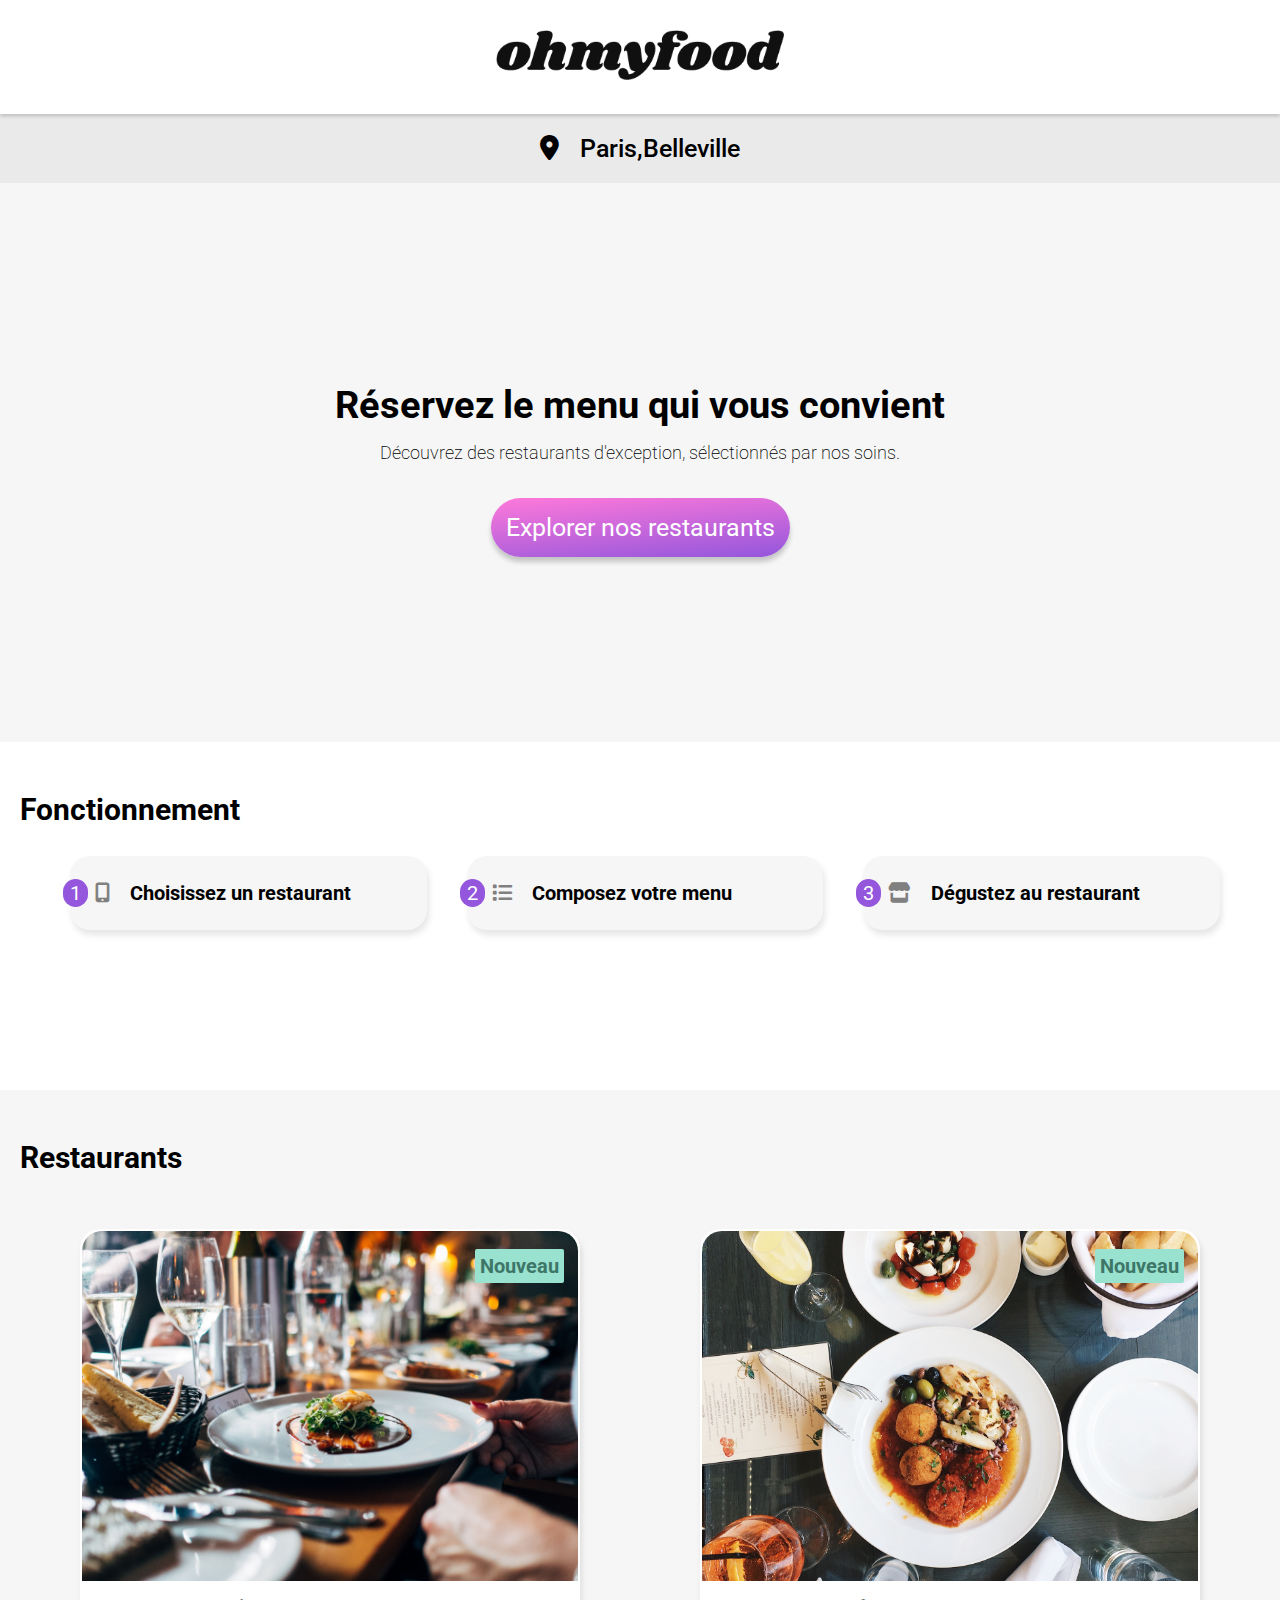
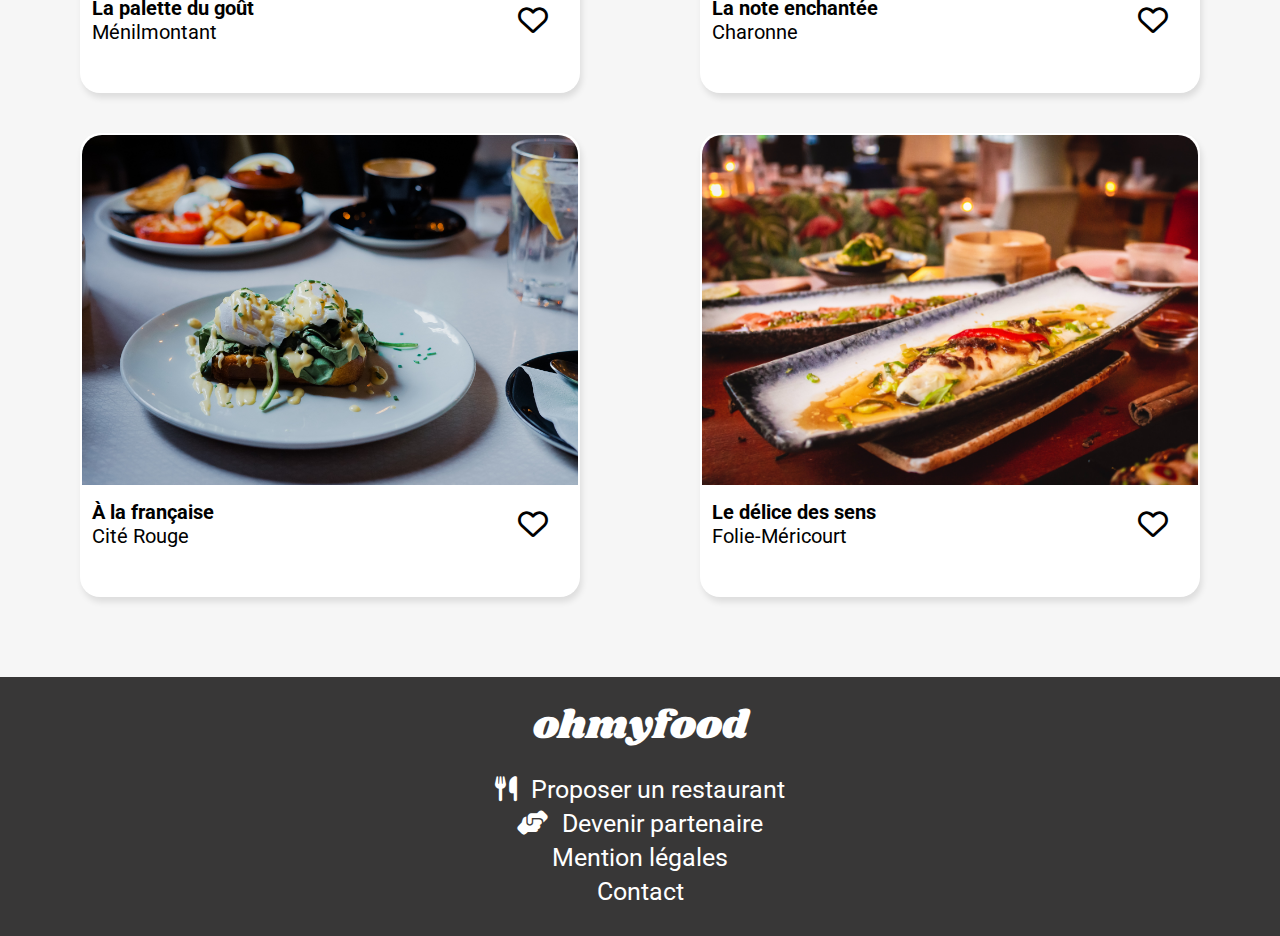
<file: index.html>
<!DOCTYPE html>
<html lang="fr">
  <head>
    <meta charset="UTF-8" />
    <link rel="stylesheet" href="css/main.css">
    <link
      rel="stylesheet"
      href="https://cdnjs.cloudflare.com/ajax/libs/font-awesome/6.2.0/css/all.min.css"
    />
    <link rel="preconnect" href="https://fonts.googleapis.com">
    <link rel="preconnect" href="https://fonts.gstatic.com" crossorigin>
    <link href="https://fonts.googleapis.com/css2?family=Raleway:wght@900&family=Roboto:wght@300;400;500;700;900&display=swap" rel="stylesheet">  
    <link rel="preconnect" href="https://fonts.googleapis.com">
<link rel="preconnect" href="https://fonts.gstatic.com" crossorigin>
<link href="https://fonts.googleapis.com/css2?family=Shrikhand&family=Signika+Negative:wght@500&display=swap" rel="stylesheet">
    <meta name="viewport" content="width=device-width, initial-scale=1.0">

    <title>OhMyFood</title>
  </head>

  <body class="ensembleIndex">


    <div class="loader">
      <span>o</span>
      <span>h</span>
      <span>m</span>
      <span>y</span>
      <span>f</span>
      <span>o</span>
      <span>o</span>
      <span>d</span>
    </div>


    <header>
      <div class="headerContent">
        <div class="logo">
          <img src="css/images/logo/ohmyfood.png" alt="logo de OhMyFood">
        </div>
    </div>
</header>

<main>
  <section>
    <div class="underHeader">
      <div class="location">
          <p><i class="fa fa-location-dot"></i> Paris,Belleville</p>
        </div>

        <div class="description background--grey">
          <h2>Réservez le menu qui vous convient</h2>
          <p>
            Découvrez des restaurants d'exception, sélectionnés par nos soins.
          </p>
          <div class="button1">
          <a href="#" class="buttonExplore">Explorer nos restaurants</a>
        </div>
        </div>
    </div>

  </section>
      
    
    <section>
      <div class="sectionContent1">
        <div class="titleFonctionnement">
          <h3>Fonctionnement</h3>
        </div>
        <nav class="fonctionnementList">
            
          <ul class="ensembleFonctionnement">
            <li>
                
              <a href="#"
                ><i class="fa-solid fa-mobile-screen-button"></i> Choisissez un
                restaurant</a
              >
            </li>
            <li>
              <a href="#"
                ><i class="fa-solid fa-list"></i> Composez votre menu</a
              >
            </li>
            <li>
              <a href="#"
                ><i class="fa-solid fa-store"></i> Dégustez au restaurant</a
              >
            </li>
          </ul>
        
        </nav>
      </div>
    </section>

    <section>
      <div class="sectionContent2 background--grey">
        <div class="titleRestaurants">
          <h3>Restaurants</h3>
        </div>

        <div class="restaurantList">
           
          <article class="card">
            <a href="palettedugout.html">
              <div class="imgCard1"></div>
              <span class="new">Nouveau</span>
              <div class="container">
                <div class="descriptionCard">
                <h4>La palette du goût</h4>
                <p>Ménilmontant</p>
            </div>
                <div class="heartIcon">
                  <i class="fa-regular fa-heart"></i>
                  <i class="fa-solid fa-heart"></i> 
                </div>
              </div>
            </a>
          </article>
        
        
        
          <article class="card">
             <a href="noteenchantee.html">
              <div class="imgCard2"></div>
              <span class="new">Nouveau</span>
              
              <div class="container">
                <div class="descriptionCard">
                <h4>La note enchantée</h4>
                <p>Charonne</p>
            </div>
                <div class="heartIcon">
                  <i class="fa-regular fa-heart"></i>
                  <i class="fa-solid fa-heart"></i>      
                </div>
              </div>
             </a>
          </article>
       
        
        
          <article class="card ">
            <a href="alafrancaise.html">
              <div class="imgCard3"></div>

              <div class="container">
                <div class="descriptionCard">
                <h4>À la française</h4>
                <p>Cité Rouge</p>
            </div>
            <div class="heartIcon">
                <i class="fa-regular fa-heart"></i>
                <i class="fa-solid fa-heart"></i> 
            </div>
              </div>
            </a>
          </article>
        
        
        
          <article class="card">
            <a href="delicedessens.html">
              <div class="imgCard4"></div>

              <div class="container">
                <div class="descriptionCard">
                <h4>Le délice des sens</h4>
                <p>Folie-Méricourt</p>
            </div>
                <div class="heartIcon">
                  <i class="fa-regular fa-heart"></i>
                  <i class="fa-solid fa-heart"></i> 
                </div>
              </div>
            </a>
          </article>
        </div>
      </div>
    </section>
</main>
    <footer>
        <div class="footerContent">
        <div class="logoFooter">
            <p>ohmyfood</p>
        </div>
        <div class="footerNav">
            <nav>
                <ul>
                    <li><a href="#"><i class="fa-solid fa-utensils"></i> Proposer un restaurant</a> </li>
                    <li><a href="#"><i class="fa-solid fa-handshake-angle"></i> Devenir partenaire</a> </li>
                    <li><a href="#">Mention légales</a> </li>
                    <li><a href="mailto:kelianhalleray@gmail.com">Contact</a> </li>
                </ul>

            </nav>
        </div>
    </div>
    </footer>
  </body>
</html>
</file>
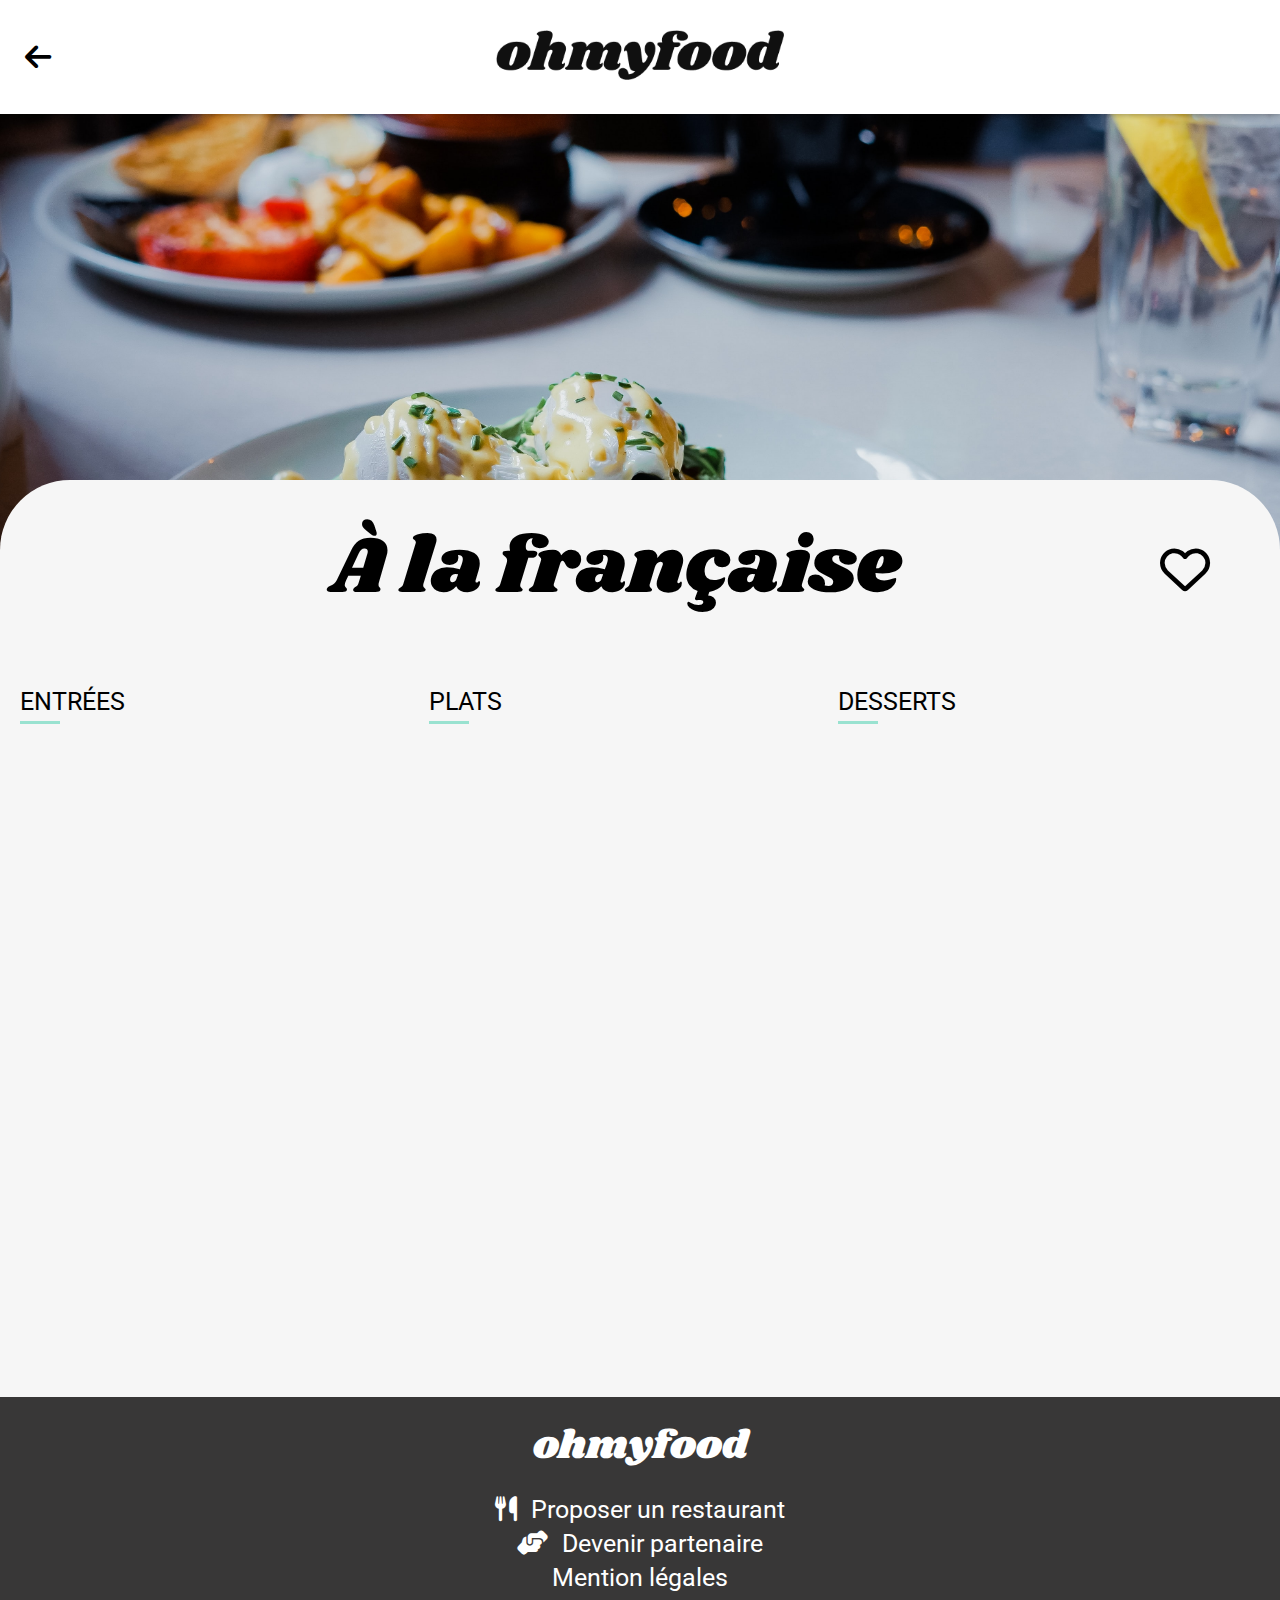
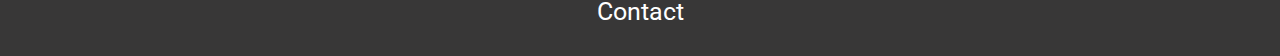
<file: alafrancaise.html>
<!DOCTYPE html>
<html lang="fr">
  <head>
    <meta charset="UTF-8">
    <link rel="stylesheet" href="css/main.css">
    <link
      rel="stylesheet"
      href="https://cdnjs.cloudflare.com/ajax/libs/font-awesome/6.2.0/css/all.min.css"
    >
    <link rel="preconnect" href="https://fonts.googleapis.com">
    <link rel="preconnect" href="https://fonts.gstatic.com" crossorigin>
    <link
      href="https://fonts.googleapis.com/css2?family=Raleway:wght@900&family=Roboto:wght@300;400;500;700;900&display=swap"
      rel="stylesheet"
    >
    <link rel="preconnect" href="https://fonts.googleapis.com">
    <link rel="preconnect" href="https://fonts.gstatic.com" crossorigin>
    <link
      href="https://fonts.googleapis.com/css2?family=Shrikhand&family=Signika+Negative:wght@500&display=swap"
      rel="stylesheet"
    >
    <meta name="viewport" content="width=device-width, initial-scale=1.0">

    <title>OhMyFood</title>
  </head>

  <body>
    <header>
      <div class="headerMenu">
        <div class="iconBack">
          <a href="index.html"><i class="fa-solid fa-arrow-left"></i></a>
        </div>
        <div class="logo">
          <img src="css/images/logo/ohmyfood.png" alt="logo de OhMyFood">
        </div>
      </div>
    </header>

  <div class="sectionBackgroundMenu3"></div>

  <main class="all">
      

    <section>
      <div class="header__section">
        <div class="titleMenu1">
          <h6>À la française</h6>
          <div class="heartIcon">
            <i class="fa-regular fa-heart"></i>
            <i class="fa-solid fa-heart"></i> 
          </div>
        </div>
      </div>
    </section>

    <div class="threeMenu">
      <section class="menu">

        <div class="card_reunite">
        <div class="firstMenu">
          <h5>Entrées</h5>
        </div>

        
          <a href="#">
            <article class="card__menu">
              <div class="container2">
                  <div class="menu__description">
                  <h4>Tartare de poulpe acidulé</h4>
                  <p class="menutext__wrap">Aux zestes d'orange</p>
                </div>
                  <p class="menu__price">25€</p> 
              </div>

              <div class="check">
                <i class="fa-solid fa-circle-check"></i>
              </div>

            </article>
            
          </a>

          <a href="#">
            <article class="card__menu">
              <div class="container2">
                
                <div class="menu__description">
                  <h4>Velouté de légumes d'antan</h4>
                  <p class="menutext__wrap">Carotte, panais, topinambour</p>    
                </div>
                <p class="menu__price">35€</p>
              </div>
              <div class="check">
                <i class="fa-solid fa-circle-check"></i>
              </div>

            </article>
          </a>
      <a href="#">
          <article class="card__menu">
            
              <div class="container2">
                
                <div class="menu__description">
                  <h4>Soupe à l'oignon</h4>
                  <p class="menutext__wrap">
                    Revisitée
                  </p>
                  
                </div>
                <p class="menu__price">20€</p>
              </div>
              <div class="check">
                <i class="fa-solid fa-circle-check"></i>
              </div>
          </article>
        </a>
        </div>

        <div class="card_reunite">
        <div class="firstMenu">
          <h5>Plats</h5>
        </div>

        
          <a href="#">
            <article class="card__menu">
              <div class="container2">
                
                <div class="menu__description">
                  <h4>Coquilles Saint-Jacques</h4>
                    <p class="menutext__wrap">
                      Accompagnées d'une purée de panais
                    </p>
                  </div>
                    <p class="menu__price">40€</p> 
              </div>
              <div class="check">
                <i class="fa-solid fa-circle-check"></i>
              </div>
            </article>
          </a>

          <a href="#">
            <article class="card__menu">
              <div class="container2">
                
                <div class="menu__description">
                  <h4>Magret de canard</h4>
                  <p class="menutext__wrap">
                    Et parmentier de pommes de terre
                  </p>
                  
                </div>
                <p class="menu__price">35€</p>
              </div>
              <div class="check">
                <i class="fa-solid fa-circle-check"></i>
              </div>
            </article>
          </a>
          <a href="#">
          <article class="card__menu">
            
              <div class="container2">
                
                <div class="menu__description">
                  <h4>Pigeonneau d’Ille-et-Vilaine</h4>
                  <p class="menutext__wrap">Sur son lit de gnocchis aux légumes</p>
                  
                </div>
                <p class="menu__price">44€</p>
              </div>
              <div class="check">
                <i class="fa-solid fa-circle-check"></i>
              </div>
            
          </article>
        </a>
        </div> 

        <div class="card_reunite">
        <div class="firstMenu">
          <h5>Desserts</h5>
        </div>

        
          <a href="#">
            <article class="card__menu">
              <div class="container2">
                
                <div class="menu__description">
                  <h4>Pétales de violettes glacés</h4>
                  <p class="menutext__wrap">
                    Et purée de noisettes
                  </p>
                  
                </div>
                <p class="menu__price">18€</p>
              </div>
              <div class="check">
                <i class="fa-solid fa-circle-check"></i>
              </div>
            </article>
          </a>

          <a href="#">
            <article class="card__menu">
              <div class="container2">
                
                <div class="menu__description">
                  <h4>Fondant au chocolat</h4>
                  <p class="menutext__wrap">
                    Revisité
                  </p>
                  
                </div>
                <p class="menu__price">22€</p>
              </div>
              <div class="check">
                <i class="fa-solid fa-circle-check"></i>
              </div>
            </article>
          </a>
          <a href="#">
          <article class="card__menu">
              <div class="container2">
                
                <div class="menu__description">
                  <h4>Millefeuille croustillant</h4>
                  <p class="menutext__wrap">Myrtilles et pâte d’amande</p>
                  
                </div>
                <p class="menu__price">23€</p>
              </div>
              <div class="check">
                <i class="fa-solid fa-circle-check"></i>
              </div>
            
          </article>
        </a>
        </div>
        
      </section>
    
      <div class="button2">
        <a href="#" class="buttonCommand">Commander</a>
      </div>
</div>
  


  <footer>
    <div class="footerContent">
      <div class="logoFooter">
          <p>ohmyfood</p>
      </div>
      <div class="footerNav">
          <nav>
              <ul>
                  <li><a href="#"><i class="fa-solid fa-utensils"></i> Proposer un restaurant</a> </li>
                  <li><a href="#"><i class="fa-solid fa-handshake-angle"></i> Devenir partenaire</a> </li>
                  <li><a href="#">Mention légales</a> </li>
                  <li><a href="mailto:kelianhalleray@gmail.com">Contact</a> </li>
              </ul>

          </nav>
      </div>
  </div>
  </footer>
</main>
    
  </body>
</html>
</file>
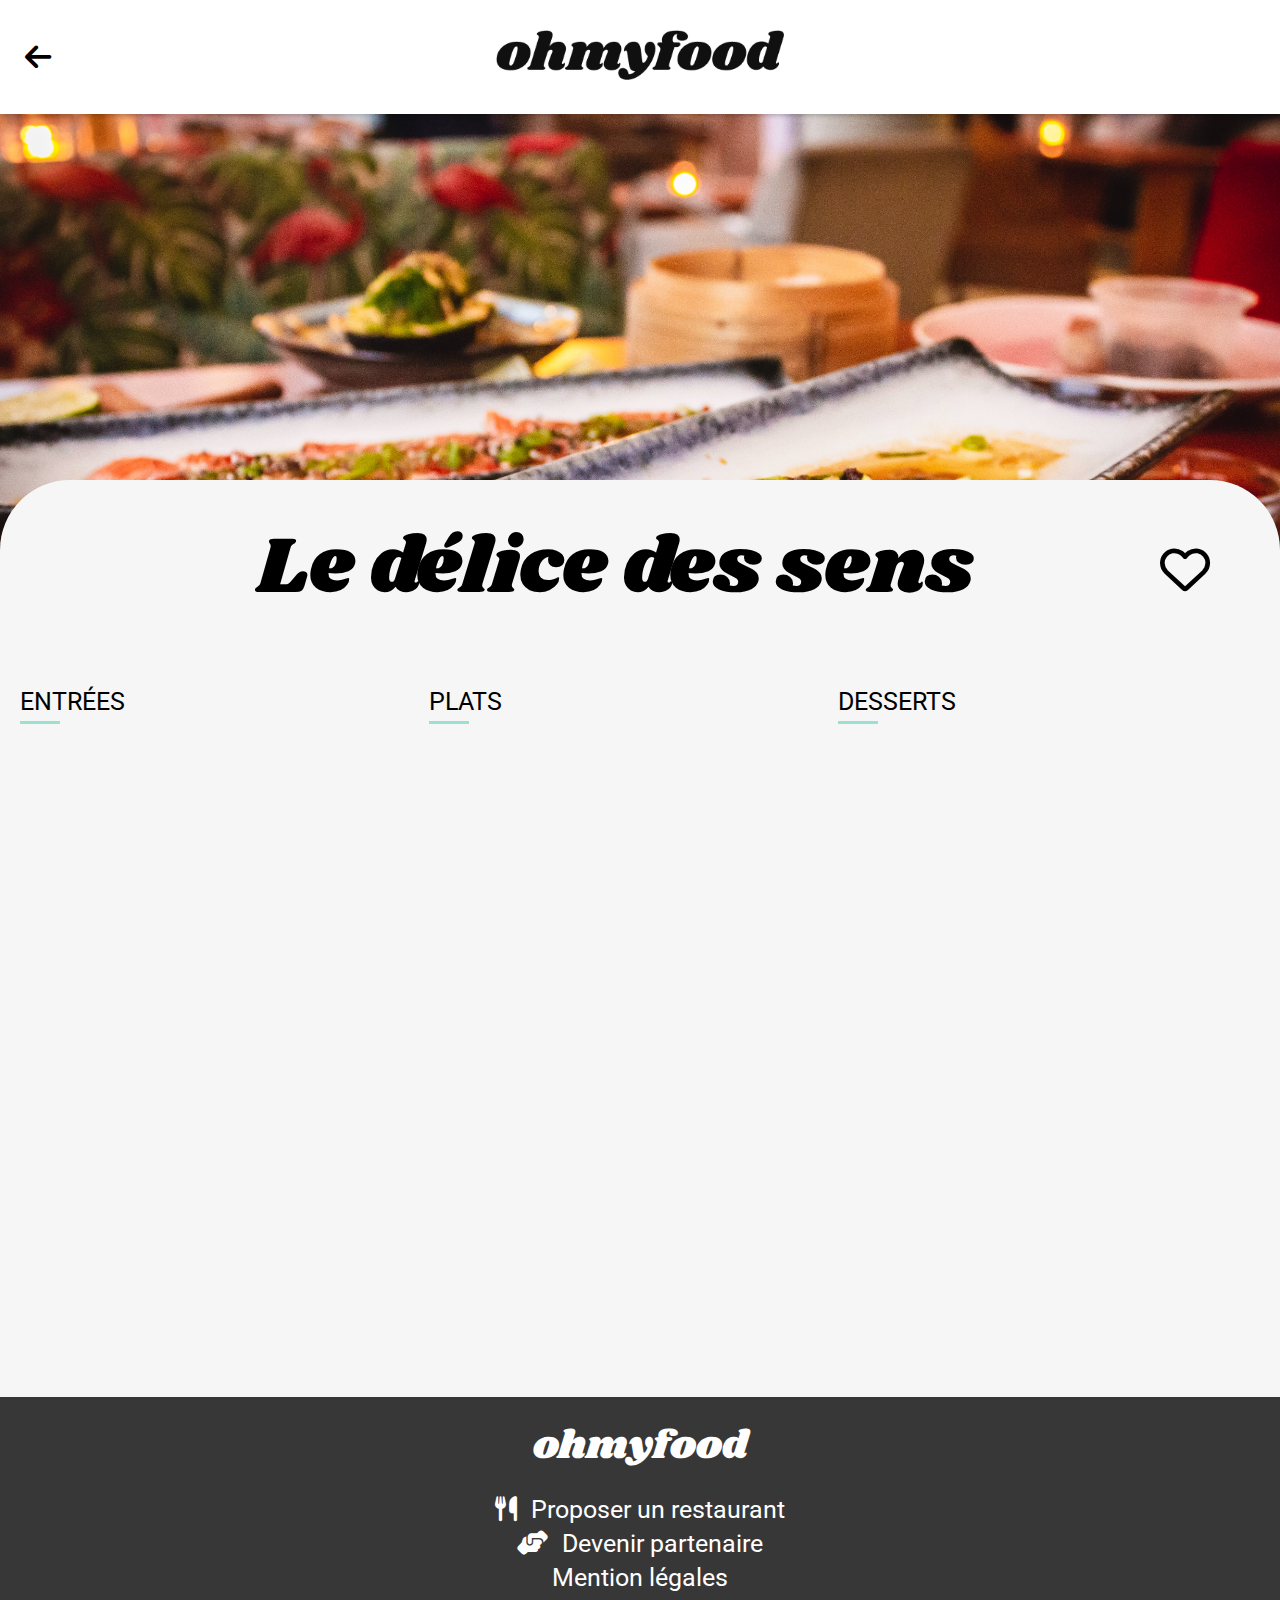
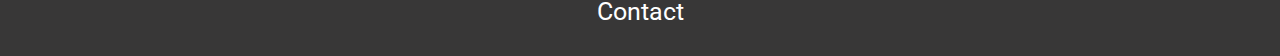
<file: delicedessens.html>
<!DOCTYPE html>
<html lang="fr">
  <head>
    <meta charset="UTF-8">
    <link rel="stylesheet" href="css/main.css">
    <link
      rel="stylesheet"
      href="https://cdnjs.cloudflare.com/ajax/libs/font-awesome/6.2.0/css/all.min.css"
    >
    <link rel="preconnect" href="https://fonts.googleapis.com">
    <link rel="preconnect" href="https://fonts.gstatic.com" crossorigin>
    <link
      href="https://fonts.googleapis.com/css2?family=Raleway:wght@900&family=Roboto:wght@300;400;500;700;900&display=swap"
      rel="stylesheet"
    >
    <link rel="preconnect" href="https://fonts.googleapis.com">
    <link rel="preconnect" href="https://fonts.gstatic.com" crossorigin>
    <link
      href="https://fonts.googleapis.com/css2?family=Shrikhand&family=Signika+Negative:wght@500&display=swap"
      rel="stylesheet"
    >
    <meta name="viewport" content="width=device-width, initial-scale=1.0">

    <title>OhMyFood</title>
  </head>

  <body>
    <header>
      <div class="headerMenu">
        <div class="iconBack">
          <a href="index.html"><i class="fa-solid fa-arrow-left"></i></a>
        </div>
        <div class="logo">
          <img src="css/images/logo/ohmyfood.png" alt="logo de OhMyFood header">
        </div>
      </div>
    </header>

  <div class="sectionBackgroundMenu4"></div>

  <main class="all">
      

    <section>
      <div class="header__section">
        <div class="titleMenu1">
          <h6>Le délice des sens</h6>
          <div class="heartIcon">
            <i class="fa-regular fa-heart"></i>
            <i class="fa-solid fa-heart"></i> 
          </div>
        </div>
      </div>
    </section>

    <div class="threeMenu">
      <section class="menu">

        <div class="card_reunite">
        <div class="firstMenu">
          <h5>Entrées</h5>
        </div>

        
          <a href="#">
            <article class="card__menu">
              <div class="container2">
                  <div class="menu__description">
                  <h4>Tartare de thon</h4>
                  <p class="menutext__wrap">Assaisonné au yuzu</p>
                </div>
                  <p class="menu__price">25€</p> 
              </div>

              <div class="check">
                <i class="fa-solid fa-circle-check"></i>
              </div>

            </article>
            
          </a>

          <a href="#">
            <article class="card__menu">
              <div class="container2">
                
                <div class="menu__description">
                  <h4>Bouchée de homard croustillant</h4>
                  <p class="menutext__wrap">Et sa farandole de petits légumes</p>    
                </div>
                <p class="menu__price">35€</p>
              </div>
              <div class="check">
                <i class="fa-solid fa-circle-check"></i>
              </div>

            </article>
          </a>
      <a href="#">
          <article class="card__menu">
            
              <div class="container2">
                
                <div class="menu__description">
                  <h4>Velouté de cèpes</h4>
                  <p class="menutext__wrap">
                    Aux truffes
                  </p>
                  
                </div>
                <p class="menu__price">20€</p>
              </div>
              <div class="check">
                <i class="fa-solid fa-circle-check"></i>
              </div>
          </article>
        </a>
        </div>

        <div class="card_reunite">
        <div class="firstMenu">
          <h5>Plats</h5>
        </div>

        
          <a href="#">
            <article class="card__menu">
              <div class="container2">
                
                <div class="menu__description">
                  <h4>Poulet rôti aux herbes de Provence</h4>
                    <p class="menutext__wrap">
                      Et sa crème de truffe
                    </p>
                  </div>
                    <p class="menu__price">40€</p> 
              </div>
              <div class="check">
                <i class="fa-solid fa-circle-check"></i>
              </div>
            </article>
          </a>

          <a href="#">
            <article class="card__menu">
              <div class="container2">
                
                <div class="menu__description">
                  <h4>Langouste rôtie</h4>
                  <p class="menutext__wrap">
                    Et ses légumes de saison
                  </p>
                  
                </div>
                <p class="menu__price">35€</p>
              </div>
              <div class="check">
                <i class="fa-solid fa-circle-check"></i>
              </div>
            </article>
          </a>
          <a href="#">
          <article class="card__menu">
            
              <div class="container2">
                
                <div class="menu__description">
                  <h4>Côte de boeuf Angus</h4>
                  <p class="menutext__wrap">Et sa purée de panais</p>
                  
                </div>
                <p class="menu__price">44€</p>
              </div>
              <div class="check">
                <i class="fa-solid fa-circle-check"></i>
              </div>
            
          </article>
        </a>
        </div> 

        <div class="card_reunite">
        <div class="firstMenu">
          <h5>Desserts</h5>
        </div>

        
          <a href="#">
            <article class="card__menu">
              <div class="container2">
                
                <div class="menu__description">
                  <h4>Farandole de desserts</h4>
                  <p class="menutext__wrap">
                    Du chef
                  </p>
                  
                </div>
                <p class="menu__price">18€</p>
              </div>
              <div class="check">
                <i class="fa-solid fa-circle-check"></i>
              </div>
            </article>
          </a>

          <a href="#">
            <article class="card__menu">
              <div class="container2">
                
                <div class="menu__description">
                  <h4>Crème brulée</h4>
                  <p class="menutext__wrap">
                    Revisitée
                  </p>
                  
                </div>
                <p class="menu__price">22€</p>
              </div>
              <div class="check">
                <i class="fa-solid fa-circle-check"></i>
              </div>
            </article>
          </a>
          <a href="#">
          <article class="card__menu">
              <div class="container2">
                
                <div class="menu__description">
                  <h4>Tiramisu</h4>
                  <p class="menutext__wrap">À la noisette</p>
                  
                </div>
                <p class="menu__price">23€</p>
              </div>
              <div class="check">
                <i class="fa-solid fa-circle-check"></i>
              </div>
            
          </article>
        </a>
        </div>
        
      </section>
    
      <div class="button2">
        <a href="#" class="buttonCommand">Commander</a>
      </div>
</div>
  


  <footer>
    <div class="footerContent">
      <div class="logoFooter">
          <p>ohmyfood</p>
      </div>
      <div class="footerNav">
          <nav>
              <ul>
                  <li><a href="#"><i class="fa-solid fa-utensils"></i> Proposer un restaurant</a> </li>
                  <li><a href="#"><i class="fa-solid fa-handshake-angle"></i> Devenir partenaire</a> </li>
                  <li><a href="#">Mention légales</a> </li>
                  <li><a href="mailto:kelianhalleray@gmail.com">Contact</a> </li>
              </ul>

          </nav>
      </div>
  </div>
  </footer>
</main>
  </body>
</html>
</file>
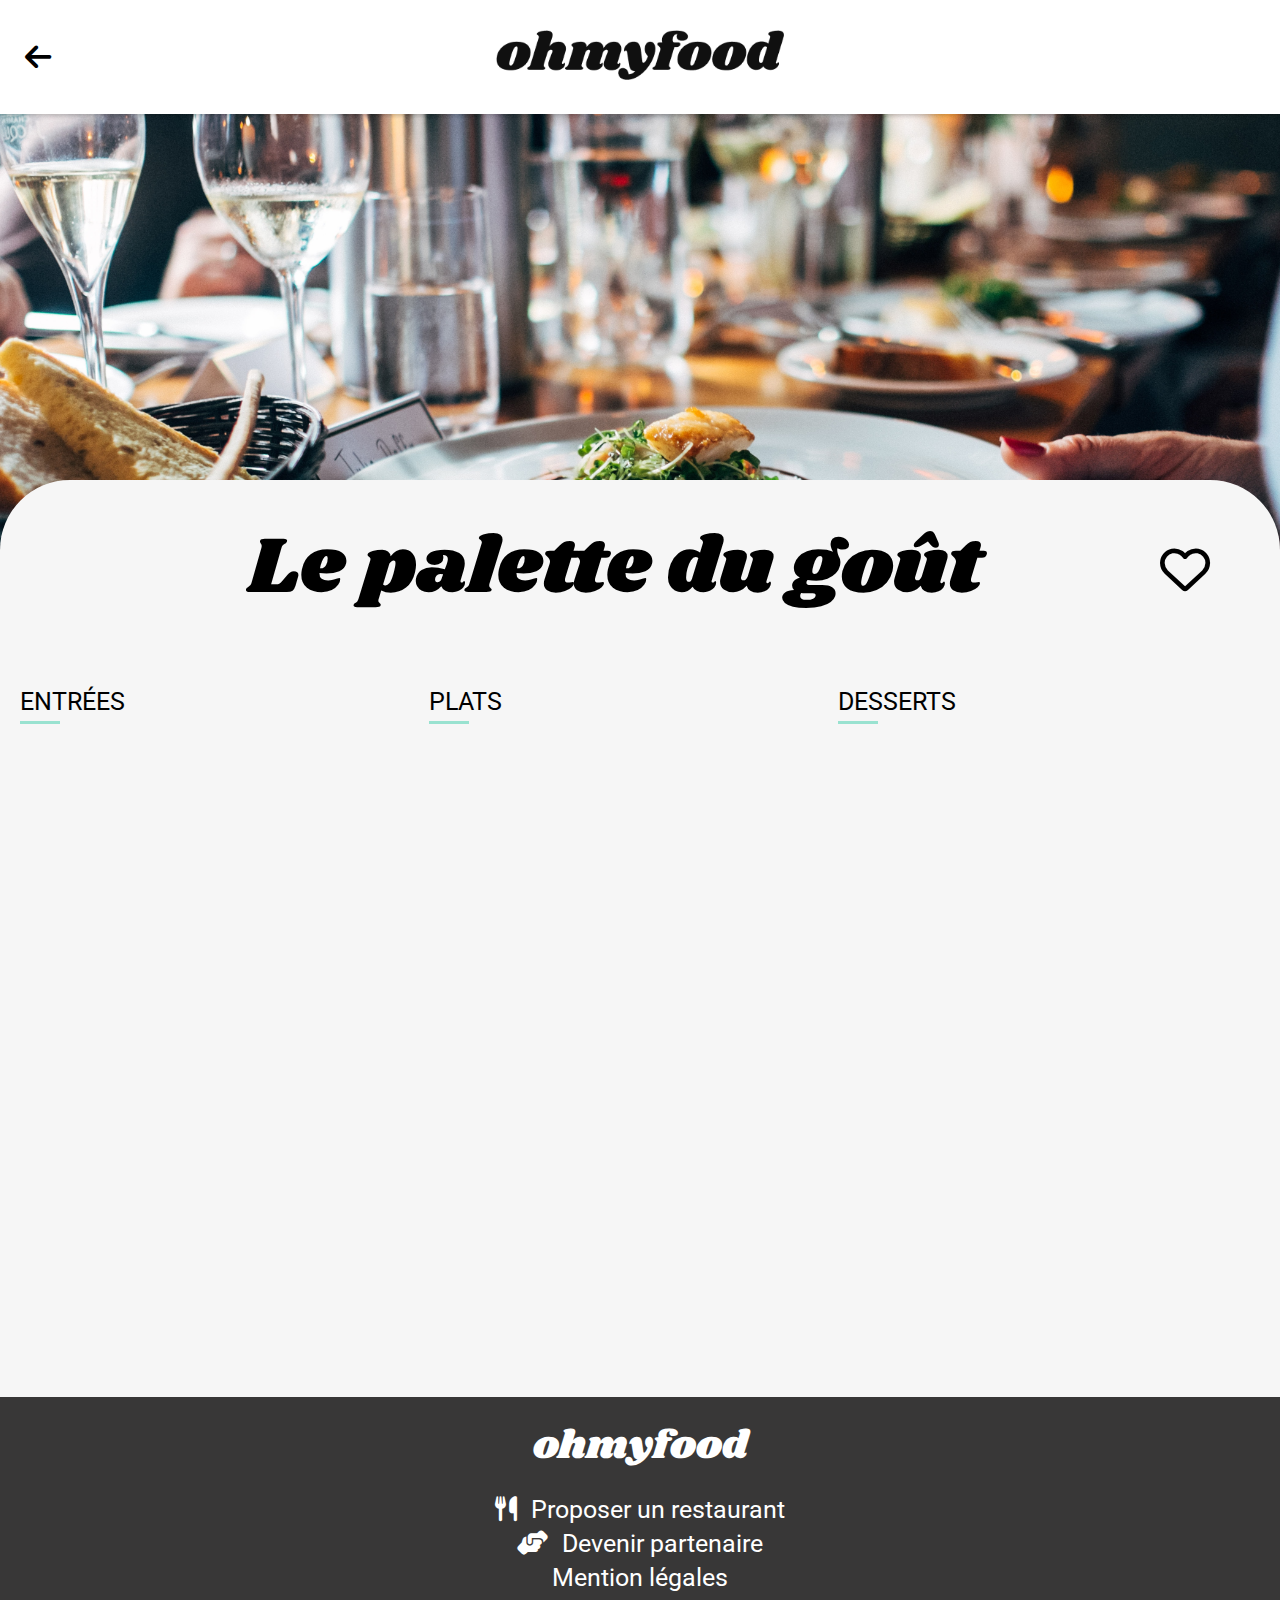
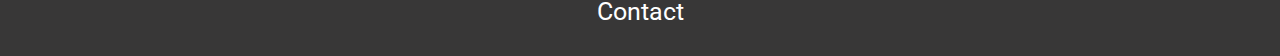
<file: menu1.html>
<!DOCTYPE html>
<html lang="fr">
  <head>
    <meta charset="UTF-8">
    <link rel="stylesheet" href="css/main.css">
    <link
      rel="stylesheet"
      href="https://cdnjs.cloudflare.com/ajax/libs/font-awesome/6.2.0/css/all.min.css"
    >
    <link rel="preconnect" href="https://fonts.googleapis.com" >
    <link rel="preconnect" href="https://fonts.gstatic.com" crossorigin >
    <link
      href="https://fonts.googleapis.com/css2?family=Raleway:wght@900&family=Roboto:wght@300;400;500;700;900&display=swap"
      rel="stylesheet"
    >
    <link rel="preconnect" href="https://fonts.googleapis.com" >
    <link rel="preconnect" href="https://fonts.gstatic.com" crossorigin >
    <link
      href="https://fonts.googleapis.com/css2?family=Shrikhand&family=Signika+Negative:wght@500&display=swap"
      rel="stylesheet"
    >
    <meta name="viewport" content="width=device-width, initial-scale=1.0">

    <title>OhMyFood</title>
  </head>

  <body>
    <header>
      <div class="headerMenu">
        <div class="iconBack">
          <a href="index.html"><i class="fa-solid fa-arrow-left"></i></a>
        </div>
        <div class="logo">
          <img src="css/images/logo/ohmyfood.png" alt="logo de OhMyFood">
        </div>
      </div>
    </header>

  <div class="sectionBackgroundMenu1"></div>

    <main class="all">
      

      <section>
        <div class="header__section">
          <div class="titleMenu1">
            <h6>Le palette du goût</h6>
            <div class="heartIcon">
              <i class="fa-regular fa-heart"></i>
              <i class="fa-solid fa-heart"></i> 
            </div>
          </div>
        </div>
      </section>

      <div class="threeMenu">
        <section class="menu">

          <div class="card_reunite">
          <div class="firstMenu">
            <h5>Entrées</h5>
          </div>

          
            <a href="#">
              <article class="card__menu">
                <div class="container2">
                    <div class="menu__description">
                    <h4>Fricassée d'escargot</h4>
                    <p class="menutext__wrap">Au piment d'Espelette</p>
                  </div>
                    <p class="menu__price">25€</p> 
                </div>

                <div class="check">
                  <i class="fa-solid fa-circle-check"></i>
                </div>

              </article>
              
            </a>

            <a href="#">
              <article class="card__menu">
                <div class="container2">
                  
                  <div class="menu__description">
                    <h4>Fois gras de canard mi-cuit</h4>
                    <p class="menutext__wrap">Et ses copeaux de truffe noire</p>    
                  </div>
                  <p class="menu__price">35€</p>
                </div>
                <div class="check">
                  <i class="fa-solid fa-circle-check"></i>
                </div>

              </article>
            </a>
        <a href="#">
            <article class="card__menu">
              
                <div class="container2">
                  
                  <div class="menu__description">
                    <h4>Oeuf au plat</h4>
                    <p class="menutext__wrap">
                      Assaisonné à la truffe sur lit de poireaux
                    </p>
                    
                  </div>
                  <p class="menu__price">20€</p>
                </div>
                <div class="check">
                  <i class="fa-solid fa-circle-check"></i>
                </div>
            </article>
          </a>
          </div>

          <div class="card_reunite">
          <div class="firstMenu">
            <h5>Plats</h5>
          </div>

          
            <a href="#">
              <article class="card__menu">
                <div class="container2">
                  
                  <div class="menu__description">
                    <h4>Filet de boeuf aux herbes</h4>
                      <p class="menutext__wrap">
                        Accompagné de sa ribambelle de légumes
                      </p>
                    </div>
                      <p class="menu__price">40€</p> 
                </div>
                <div class="check">
                  <i class="fa-solid fa-circle-check"></i>
                </div>
              </article>
            </a>

            <a href="#">
              <article class="card__menu">
                <div class="container2">
                  
                  <div class="menu__description">
                    <h4>Parmentier de queue de boeuf</h4>
                    <p class="menutext__wrap">
                      À la truffe noire sur sa purée de panais
                    </p>
                    
                  </div>
                  <p class="menu__price">35€</p>
                </div>
                <div class="check">
                  <i class="fa-solid fa-circle-check"></i>
                </div>
              </article>
            </a>
            <a href="#">
            <article class="card__menu">
              
                <div class="container2">
                  
                  <div class="menu__description">
                    <h4>Filet de turbo</h4>
                    <p class="menutext__wrap">Aux agrumes</p>
                    
                  </div>
                  <p class="menu__price">44€</p>
                </div>
                <div class="check">
                  <i class="fa-solid fa-circle-check"></i>
                </div>
              
            </article>
          </a>
          </div> 

          <div class="card_reunite">
          <div class="firstMenu">
            <h5>Desserts</h5>
          </div>

          
            <a href="#">
              <article class="card__menu">
                <div class="container2">
                  
                  <div class="menu__description">
                    <h4>Paris-Brest</h4>
                    <p class="menutext__wrap">
                      Revisité
                    </p>
                    
                  </div>
                  <p class="menu__price">18€</p>
                </div>
                <div class="check">
                  <i class="fa-solid fa-circle-check"></i>
                </div>
              </article>
            </a>

            <a href="#">
              <article class="card__menu">
                <div class="container2">
                  
                  <div class="menu__description">
                    <h4>Macaron au chocolat d'exception</h4>
                    <p class="menutext__wrap">
                      Et glace à la vanille de Madagascar
                    </p>
                    
                  </div>
                  <p class="menu__price">22€</p>
                </div>
                <div class="check">
                  <i class="fa-solid fa-circle-check"></i>
                </div>
              </article>
            </a>
            <a href="#">
            <article class="card__menu">
                <div class="container2">
                  
                  <div class="menu__description">
                    <h4>Mousse au chocolat</h4>
                    <p class="menutext__wrap">Au piment d'Espelette et à la truffe noire</p>
                    
                  </div>
                  <p class="menu__price">23€</p>
                </div>
                <div class="check">
                  <i class="fa-solid fa-circle-check"></i>
                </div>
              
            </article>
          </a>
          </div>
          
        </section>
      
        <div class="button2">
          <a href="#" class="buttonCommand">Commander</a>
        </div>
</div>
    
  

    <footer>
      <div class="footerContent">
        <div class="logoFooter">
            <p>ohmyfood</p>
        </div>
        <div class="footerNav">
            <nav>
                <ul>
                    <li><a href="#"><i class="fa-solid fa-utensils"></i> Proposer un restaurant</a> </li>
                    <li><a href="#"><i class="fa-solid fa-handshake-angle"></i> Devenir partenaire</a> </li>
                    <li><a href="#">Mention légales</a> </li>
                    <li><a href="mailto:kelianhalleray@gmail.com">Contact</a> </li>
                </ul>

            </nav>
        </div>
    </div>
    </footer>
  </main>
  </body>
</html>
</file>
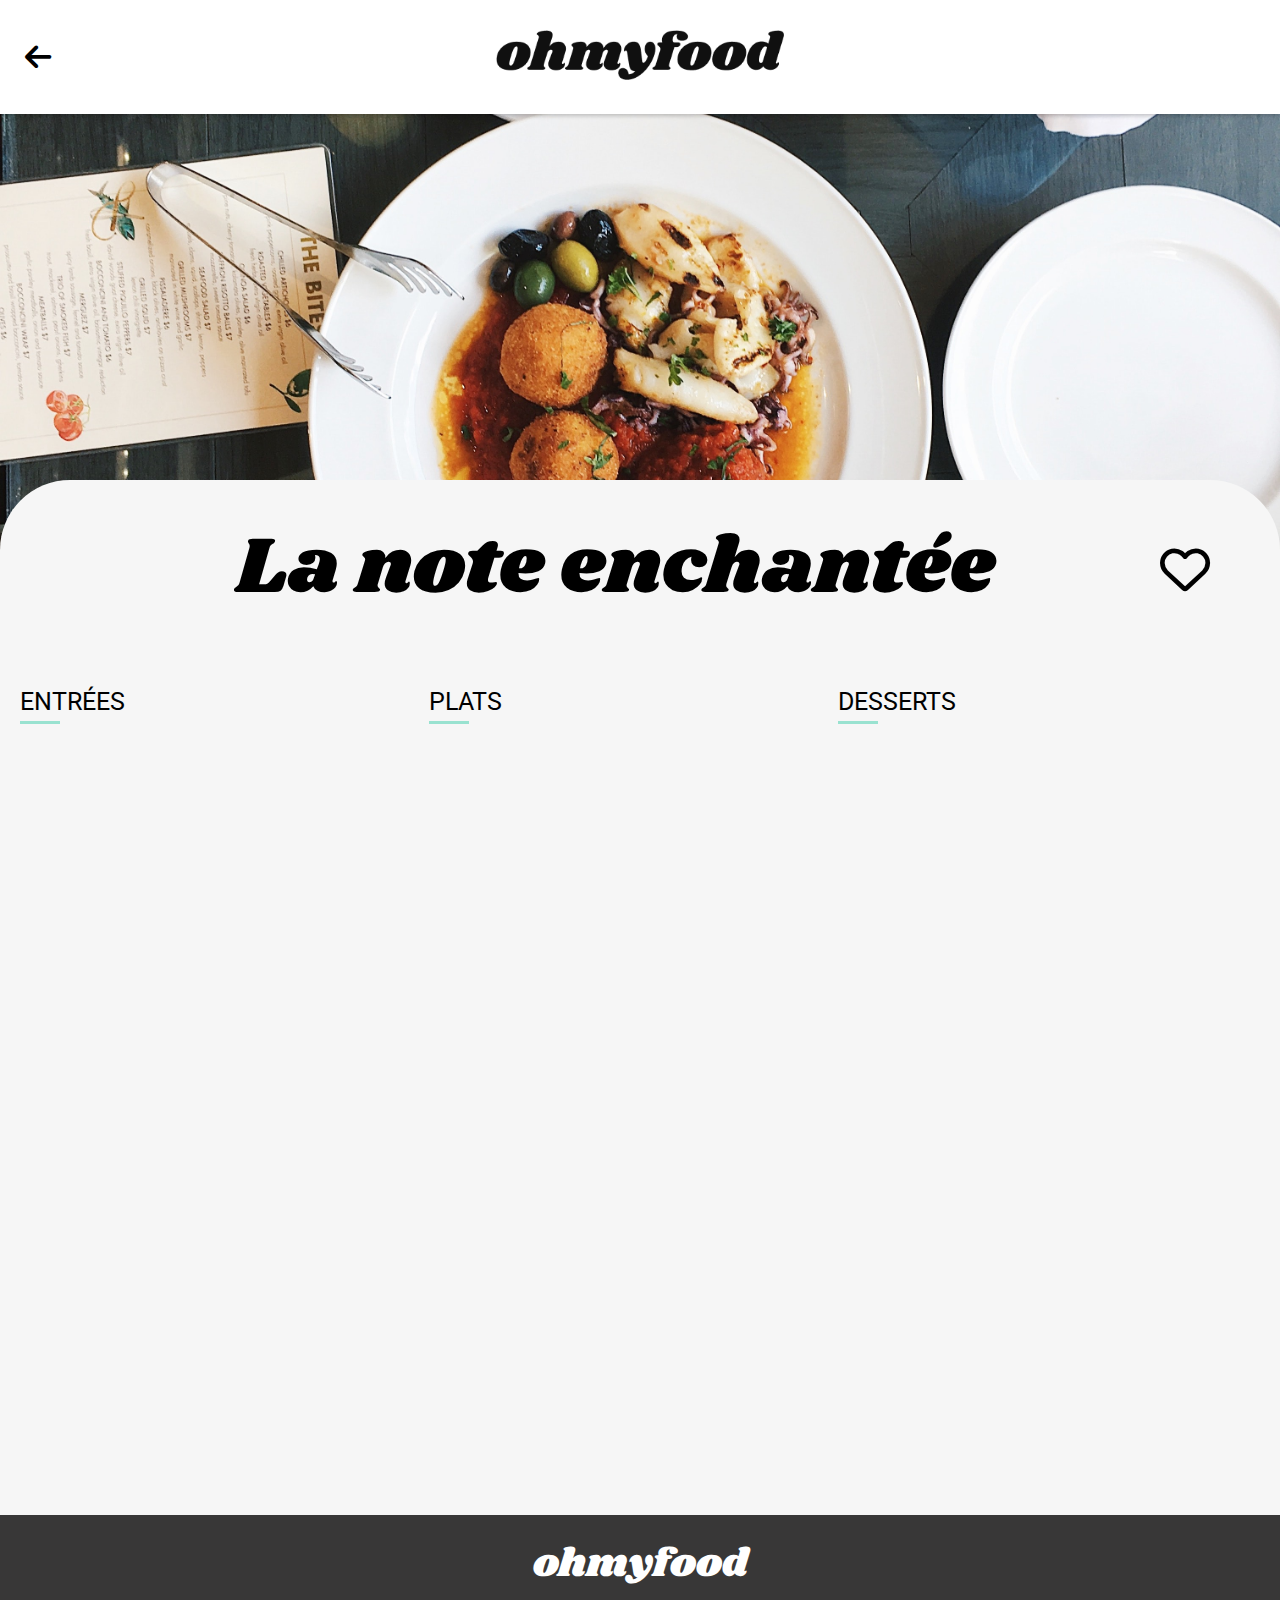
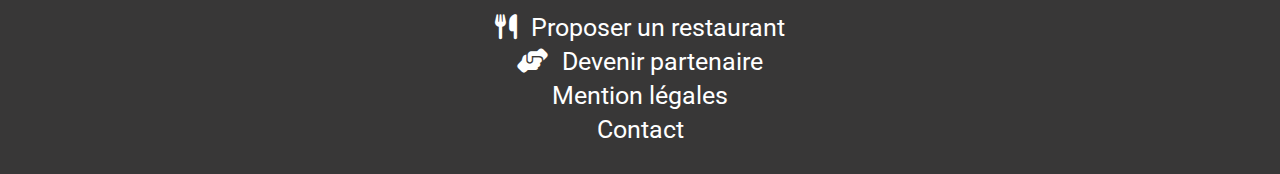
<file: menu2.html>
<!DOCTYPE html>
<html lang="fr">
  <head>
    <meta charset="UTF-8">
    <link rel="stylesheet" href="css/main.css">
    <link
      rel="stylesheet"
      href="https://cdnjs.cloudflare.com/ajax/libs/font-awesome/6.2.0/css/all.min.css"
    >
    <link rel="preconnect" href="https://fonts.googleapis.com">
    <link rel="preconnect" href="https://fonts.gstatic.com" crossorigin>
    <link
      href="https://fonts.googleapis.com/css2?family=Raleway:wght@900&family=Roboto:wght@300;400;500;700;900&display=swap"
      rel="stylesheet"
    >
    <link rel="preconnect" href="https://fonts.googleapis.com">
    <link rel="preconnect" href="https://fonts.gstatic.com" crossorigin >
    <link
      href="https://fonts.googleapis.com/css2?family=Shrikhand&family=Signika+Negative:wght@500&display=swap"
      rel="stylesheet"
    >
    <meta name="viewport" content="width=device-width, initial-scale=1.0">

    <title>OhMyFood</title>
  </head>
    <body>
      <header>
        <div class="headerMenu">
          <div class="iconBack">
            <a href="index.html"><i class="fa-solid fa-arrow-left"></i></a>
          </div>
          <div class="logo">
            <img src="css/images/logo/ohmyfood.png" alt="logo de OhMyFood">
          </div>
        </div>
      </header>
  
    <div class="sectionBackgroundMenu2"></div>
  
    <main class="all">
      

      <section>
        <div class="header__section">
          <div class="titleMenu1">
            <h6>La note enchantée</h6>
            <div class="heartIcon">
              <i class="fa-regular fa-heart"></i>
              <i class="fa-solid fa-heart"></i> 
            </div>
          </div>
        </div>
      </section>

      <div class="threeMenu">
        <section class="menu">

          <div class="card_reunite">
          <div class="firstMenu">
            <h5>Entrées</h5>
          </div>

          
            <a href="#">
              <article class="card__menu">
                <div class="container2">
                    <div class="menu__description">
                    <h4>Ravioles de foie gras</h4>
                    <p class="menutext__wrap">Accompagnés de leur crème à la truffe</p>
                  </div>
                    <p class="menu__price">25€</p> 
                </div>

                <div class="check">
                  <i class="fa-solid fa-circle-check"></i>
                </div>

              </article>
              
            </a>

            <a href="#">
              <article class="card__menu">
                <div class="container2">
                  
                  <div class="menu__description">
                    <h4>Caviar osciètre</h4>
                    <p class="menutext__wrap">Sur blini à la farine de blé noir</p>    
                  </div>
                  <p class="menu__price">35€</p>
                </div>
                <div class="check">
                  <i class="fa-solid fa-circle-check"></i>
                </div>

              </article>
            </a>
        <a href="#">
            <article class="card__menu">
              
                <div class="container2">
                  
                  <div class="menu__description">
                    <h4>Homard et espuma de potiron</h4>
                    <p class="menutext__wrap">
                      Mariné aux zestes d'orange
                    </p>
                    
                  </div>
                  <p class="menu__price">20€</p>
                </div>
                <div class="check">
                  <i class="fa-solid fa-circle-check"></i>
                </div>
            </article>
          </a>

          <a href="#">
            <article class="card__menu">
              
                <div class="container2">
                  
                  <div class="menu__description">
                    <h4>Foie gras de canard cuit entier</h4>
                    <p class="menutext__wrap">
                      Confiture de figue et pain toasté
                    </p>
                    
                  </div>
                  <p class="menu__price">35€</p>
                </div>
                <div class="check">
                  <i class="fa-solid fa-circle-check"></i>
                </div>
            </article>
          </a>
          </div>

          <div class="card_reunite">
          <div class="firstMenu">
            <h5>Plats</h5>
          </div>

          
            <a href="#">
              <article class="card__menu">
                <div class="container2">
                  
                  <div class="menu__description">
                    <h4>Noix de coquilles Saint-Jacques</h4>
                      <p class="menutext__wrap">
                        Sur lit de purée de céleri-rave
                      </p>
                    </div>
                      <p class="menu__price">40€</p> 
                </div>
                <div class="check">
                  <i class="fa-solid fa-circle-check"></i>
                </div>
              </article>
            </a>

            <a href="#">
              <article class="card__menu">
                <div class="container2">
                  
                  <div class="menu__description">
                    <h4>Langoustine poêlée</h4>
                    <p class="menutext__wrap">
                      Purée de patate douce
                    </p>
                    
                  </div>
                  <p class="menu__price">35€</p>
                </div>
                <div class="check">
                  <i class="fa-solid fa-circle-check"></i>
                </div>
              </article>
            </a>
            <a href="#">
            <article class="card__menu">
              
                <div class="container2">
                  
                  <div class="menu__description">
                    <h4>Mijoté de queue de boeuf</h4>
                    <p class="menutext__wrap">Et riz sauvage aux zestes de citron</p>
                    
                  </div>
                  <p class="menu__price">44€</p>
                </div>
                <div class="check">
                  <i class="fa-solid fa-circle-check"></i>
                </div>
              
            </article>
          </a>
          </div> 

          <div class="card_reunite">
          <div class="firstMenu">
            <h5>Desserts</h5>
          </div>

          
            <a href="#">
              <article class="card__menu">
                <div class="container2">
                  
                  <div class="menu__description">
                    <h4>Macaron noisette et chocolat</h4>
                    <p class="menutext__wrap">
                      Glace au caramel brun et sel de Guérande
                    </p>
                    
                  </div>
                  <p class="menu__price">18€</p>
                </div>
                <div class="check">
                  <i class="fa-solid fa-circle-check"></i>
                </div>
              </article>
            </a>

            <a href="#">
              <article class="card__menu">
                <div class="container2">
                  
                  <div class="menu__description">
                    <h4>Baba au rhum revisité</h4>
                    <p class="menutext__wrap">
                      Avec son coulis de citron
                    </p>
                    
                  </div>
                  <p class="menu__price">22€</p>
                </div>
                <div class="check">
                  <i class="fa-solid fa-circle-check"></i>
                </div>
              </article>
            </a>
            <a href="#">
            <article class="card__menu">
                <div class="container2">
                  
                  <div class="menu__description">
                    <h4>Tarte au citron meringuée</h4>
                    <p class="menutext__wrap">Déstructurée</p>
                    
                  </div>
                  <p class="menu__price">23€</p>
                </div>
                <div class="check">
                  <i class="fa-solid fa-circle-check"></i>
                </div>
              
            </article>
          </a>
          </div>
          
        </section>
      
        <div class="button2">
          <a href="#" class="buttonCommand">Commander</a>
        </div>
</div>
    
  

    <footer>
      <div class="footerContent">
        <div class="logoFooter">
            <p>ohmyfood</p>
        </div>
        <div class="footerNav">
            <nav>
                <ul>
                    <li><a href="#"><i class="fa-solid fa-utensils"></i> Proposer un restaurant</a> </li>
                    <li><a href="#"><i class="fa-solid fa-handshake-angle"></i> Devenir partenaire</a> </li>
                    <li><a href="#">Mention légales</a> </li>
                    <li><a href="mailto:kelianhalleray@gmail.com">Contact</a> </li>
                </ul>

            </nav>
        </div>
    </div>
    </footer>
  </main>
    </body>
</html>
</file>
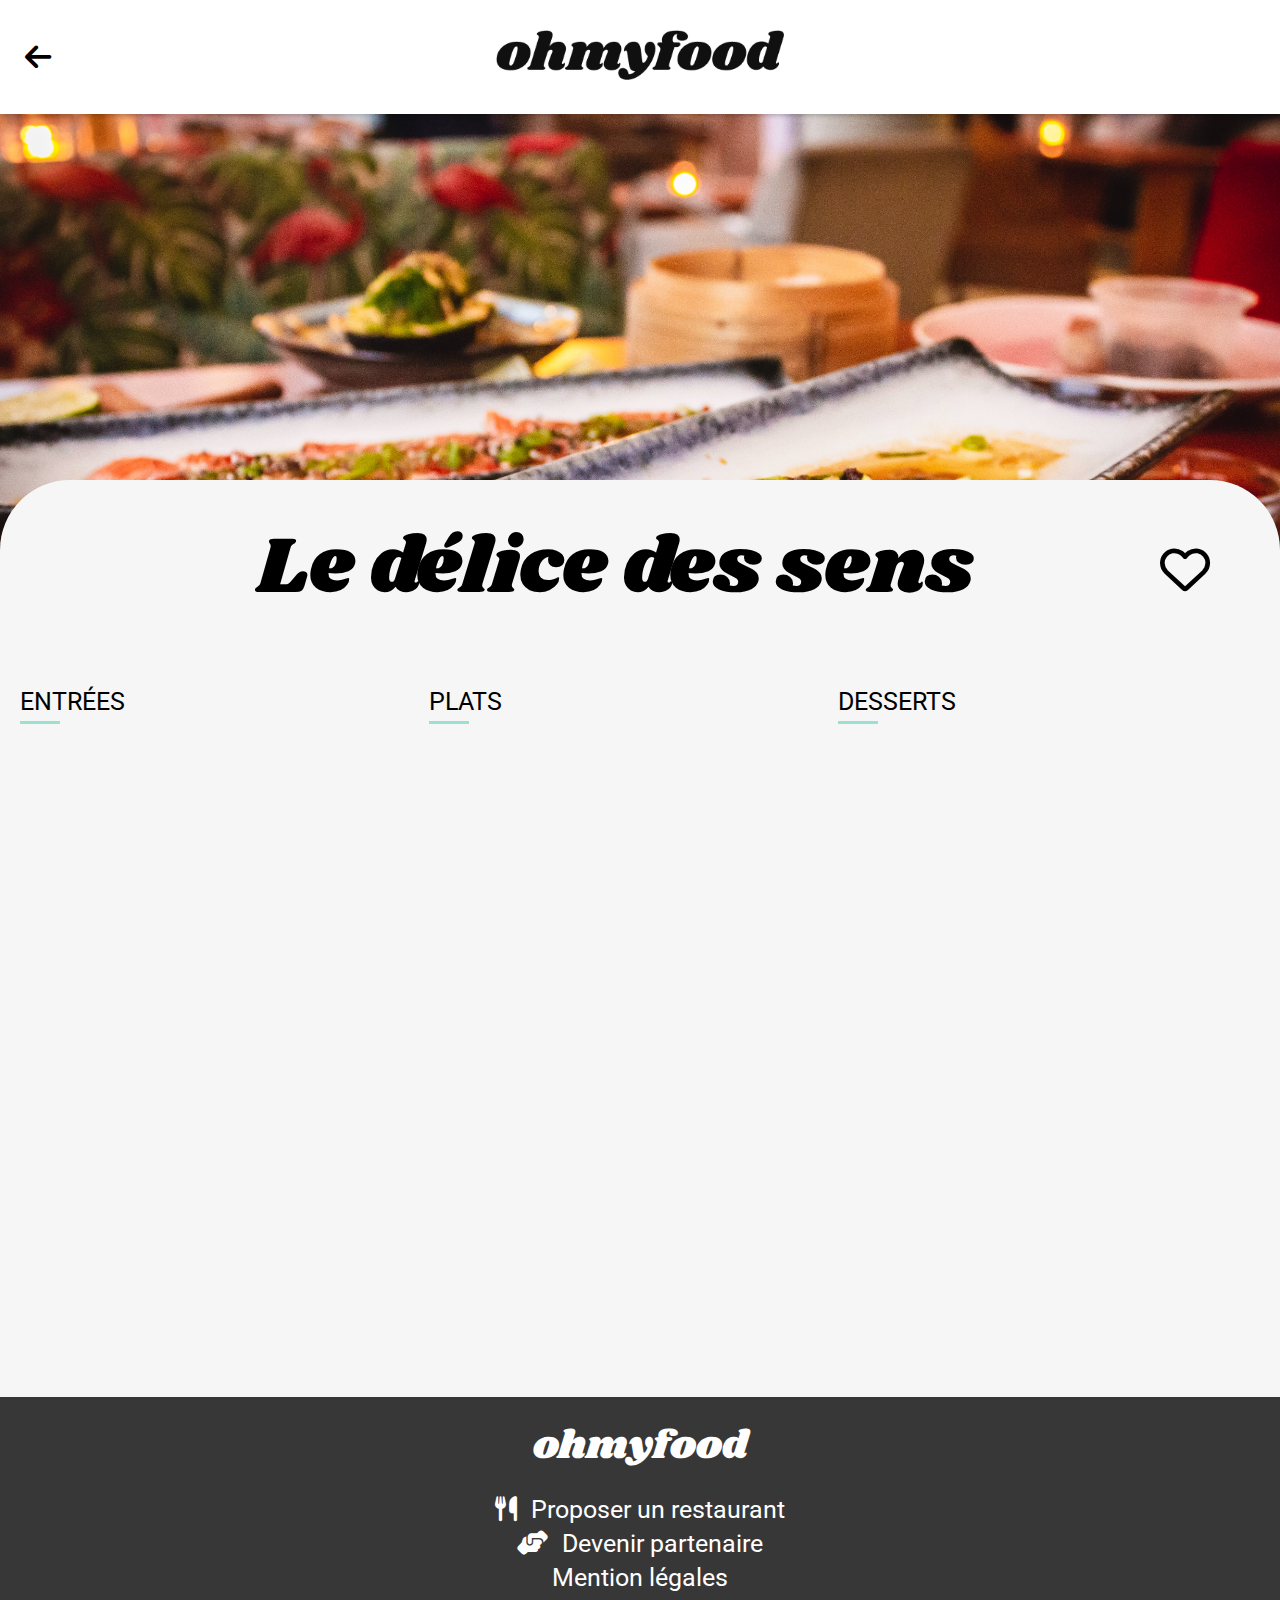
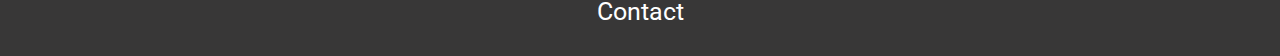
<file: menu4.html>
<!DOCTYPE html>
<html lang="fr">
  <head>
    <meta charset="UTF-8">
    <link rel="stylesheet" href="css/main.css">
    <link
      rel="stylesheet"
      href="https://cdnjs.cloudflare.com/ajax/libs/font-awesome/6.2.0/css/all.min.css"
    >
    <link rel="preconnect" href="https://fonts.googleapis.com">
    <link rel="preconnect" href="https://fonts.gstatic.com" crossorigin>
    <link
      href="https://fonts.googleapis.com/css2?family=Raleway:wght@900&family=Roboto:wght@300;400;500;700;900&display=swap"
      rel="stylesheet"
    >
    <link rel="preconnect" href="https://fonts.googleapis.com">
    <link rel="preconnect" href="https://fonts.gstatic.com" crossorigin>
    <link
      href="https://fonts.googleapis.com/css2?family=Shrikhand&family=Signika+Negative:wght@500&display=swap"
      rel="stylesheet"
    >
    <meta name="viewport" content="width=device-width, initial-scale=1.0">

    <title>OhMyFood</title>
  </head>

  <body>
    <header>
      <div class="headerMenu">
        <div class="iconBack">
          <a href="index.html"><i class="fa-solid fa-arrow-left"></i></a>
        </div>
        <div class="logo">
          <img src="css/images/logo/ohmyfood.png" alt="logo de OhMyFood">
        </div>
      </div>
    </header>

  <div class="sectionBackgroundMenu4"></div>

  <main class="all">
      

    <section>
      <div class="header__section">
        <div class="titleMenu1">
          <h6>Le délice des sens</h6>
          <div class="heartIcon">
            <i class="fa-regular fa-heart"></i>
            <i class="fa-solid fa-heart"></i> 
          </div>
        </div>
      </div>
    </section>

    <div class="threeMenu">
      <section class="menu">

        <div class="card_reunite">
        <div class="firstMenu">
          <h5>Entrées</h5>
        </div>

        
          <a href="#">
            <article class="card__menu">
              <div class="container2">
                  <div class="menu__description">
                  <h4>Tartare de thon</h4>
                  <p class="menutext__wrap">Assaisonné au yuzu</p>
                </div>
                  <p class="menu__price">25€</p> 
              </div>

              <div class="check">
                <i class="fa-solid fa-circle-check"></i>
              </div>

            </article>
            
          </a>

          <a href="#">
            <article class="card__menu">
              <div class="container2">
                
                <div class="menu__description">
                  <h4>Bouchée de homard croustillant</h4>
                  <p class="menutext__wrap">Et sa farandole de petits légumes</p>    
                </div>
                <p class="menu__price">35€</p>
              </div>
              <div class="check">
                <i class="fa-solid fa-circle-check"></i>
              </div>

            </article>
          </a>
      <a href="#">
          <article class="card__menu">
            
              <div class="container2">
                
                <div class="menu__description">
                  <h4>Velouté de cèpes</h4>
                  <p class="menutext__wrap">
                    Aux truffes
                  </p>
                  
                </div>
                <p class="menu__price">20€</p>
              </div>
              <div class="check">
                <i class="fa-solid fa-circle-check"></i>
              </div>
          </article>
        </a>
        </div>

        <div class="card_reunite">
        <div class="firstMenu">
          <h5>Plats</h5>
        </div>

        
          <a href="#">
            <article class="card__menu">
              <div class="container2">
                
                <div class="menu__description">
                  <h4>Poulet rôti aux herbes de Provence</h4>
                    <p class="menutext__wrap">
                      Et sa crème de truffe
                    </p>
                  </div>
                    <p class="menu__price">40€</p> 
              </div>
              <div class="check">
                <i class="fa-solid fa-circle-check"></i>
              </div>
            </article>
          </a>

          <a href="#">
            <article class="card__menu">
              <div class="container2">
                
                <div class="menu__description">
                  <h4>Langouste rôtie</h4>
                  <p class="menutext__wrap">
                    Et ses légumes de saison
                  </p>
                  
                </div>
                <p class="menu__price">35€</p>
              </div>
              <div class="check">
                <i class="fa-solid fa-circle-check"></i>
              </div>
            </article>
          </a>
          <a href="#">
          <article class="card__menu">
            
              <div class="container2">
                
                <div class="menu__description">
                  <h4>Côte de boeuf Angus</h4>
                  <p class="menutext__wrap">Et sa purée de panais</p>
                  
                </div>
                <p class="menu__price">44€</p>
              </div>
              <div class="check">
                <i class="fa-solid fa-circle-check"></i>
              </div>
            
          </article>
        </a>
        </div> 

        <div class="card_reunite">
        <div class="firstMenu">
          <h5>Desserts</h5>
        </div>

        
          <a href="#">
            <article class="card__menu">
              <div class="container2">
                
                <div class="menu__description">
                  <h4>Farandole de desserts</h4>
                  <p class="menutext__wrap">
                    Du chef
                  </p>
                  
                </div>
                <p class="menu__price">18€</p>
              </div>
              <div class="check">
                <i class="fa-solid fa-circle-check"></i>
              </div>
            </article>
          </a>

          <a href="#">
            <article class="card__menu">
              <div class="container2">
                
                <div class="menu__description">
                  <h4>Crème brulée</h4>
                  <p class="menutext__wrap">
                    Revisitée
                  </p>
                  
                </div>
                <p class="menu__price">22€</p>
              </div>
              <div class="check">
                <i class="fa-solid fa-circle-check"></i>
              </div>
            </article>
          </a>
          <a href="#">
          <article class="card__menu">
              <div class="container2">
                
                <div class="menu__description">
                  <h4>Tiramisu</h4>
                  <p class="menutext__wrap">À la noisette</p>
                  
                </div>
                <p class="menu__price">23€</p>
              </div>
              <div class="check">
                <i class="fa-solid fa-circle-check"></i>
              </div>
            
          </article>
        </a>
        </div>
        
      </section>
    
      <div class="button2">
        <a href="#" class="buttonCommand">Commander</a>
      </div>
</div>
  


  <footer>
    <div class="footerContent">
      <div class="logoFooter">
          <p>ohmyfood</p>
      </div>
      <div class="footerNav">
          <nav>
              <ul>
                  <li><a href="#"><i class="fa-solid fa-utensils"></i> Proposer un restaurant</a> </li>
                  <li><a href="#"><i class="fa-solid fa-handshake-angle"></i> Devenir partenaire</a> </li>
                  <li><a href="#">Mention légales</a> </li>
                  <li><a href="mailto:kelianhalleray@gmail.com">Contact</a> </li>
              </ul>

          </nav>
      </div>
  </div>
  </footer>
</main>
  </body>
</html>
</file>
<file: css/main.css>
*{margin:0;font-family:"Raleway",sans-serif;font-family:"Roboto",sans-serif}html{scroll-behavior:smooth}a{list-style-type:none;text-decoration:none;color:#000;padding-inline-start:0}ul{list-style-type:none;text-decoration:none;color:#000;padding-inline-start:0}.heartIcon i{font-size:30px}.heartIcon .fa-regular{position:absolute}.heartIcon .fa-solid{opacity:0;position:relative;color:transparent;background-image:linear-gradient(175deg, #ff79da, #9356dc);-webkit-background-clip:text;background-clip:text}header{box-shadow:0px 2px 4px rgba(0,0,0,0.2);position:relative}header .headerContent{text-align:center}header img{height:30px;padding-top:15px;padding-bottom:5px}main section .underHeader{display:flex;flex-direction:column;text-align:center}main section .background--grey{background-color:#f6f6f6}main section .location{background-color:#ebeaea;font-weight:500;padding-top:15px;padding-bottom:15px}main section .location i{margin-right:15px}main section .description{padding-top:30px;padding-bottom:80px}main section .description h2{padding-left:60px;padding-right:60px}main section .description p{font-weight:200;font-size:18px;margin-top:15px;padding-left:10px;padding-right:10px}main section .button1{margin-top:50px}main section .buttonExplore{background:linear-gradient(175deg, #ff79da, #9356dc);color:#fff;font-weight:400;padding:15px;border-radius:30px;box-shadow:0px 5px 5px rgba(0,0,0,0.2)}main section .sectionContent1{margin-right:20px;margin-left:20px}main section .sectionContent1{margin-top:50px}main section h3{font-size:23px;margin-bottom:4px}main section .fonctionnementList ul{display:flex;flex-direction:column;counter-reset:compteListe}main section .fonctionnementList li{display:flex;align-items:center;position:relative}main section .fonctionnementList li::before{position:absolute;left:-7px;background-color:#9356dc;margin-top:25px;padding:2px 7px;border-radius:20px;color:#fff;counter-increment:compteListe 1;content:counter(compteListe) " "}main section .fonctionnementList a{width:100%;margin-top:25px;padding:25px;border-radius:20px;font-weight:bold;background-color:#f6f6f6;box-shadow:2px 5px 6px rgba(0,0,0,0.1)}main section .fonctionnementList i{color:gray;margin-right:15px}main section .fonctionnementList span{font-size:14px;padding:3px 7px;background-color:#9356dc;border-radius:15px;font-weight:400;color:#fff}main section .sectionContent2{margin-top:40px;padding-right:20px;padding-left:20px;padding-top:50px;padding-bottom:40px}main section .restaurantList{display:flex;flex-direction:column}main section .restaurantList .card{position:relative;background-color:#fff;border-radius:20px;padding-bottom:10px;margin-bottom:20px;width:100%;box-shadow:2px 5px 6px rgba(0,0,0,0.1)}main section .imgCard1{width:100%;height:150px;box-sizing:border-box;background-size:cover;border-radius:20px 20px 0px 0px;background-position:center;background-image:url("images/restaurants/jay-wennington-N_Y88TWmGwA-unsplash.jpg")}main section .imgCard2{height:150px;width:100%;box-sizing:border-box;background-size:cover;border-radius:20px 20px 0px 0px;background-position:center;background-image:url("images/restaurants/stil-u2Lp8tXIcjw-unsplash.jpg")}main section .imgCard3{height:150px;box-sizing:border-box;background-size:cover;border-radius:20px 20px 0px 0px;background-position:center;background-image:url("images/restaurants/toa-heftiba-DQKerTsQwi0-unsplash.jpg")}main section .imgCard4{height:150px;box-sizing:border-box;background-size:cover;border-radius:20px 20px 0px 0px;background-position:center;background-image:url("images/restaurants/louis-hansel-shotsoflouis-qNBGVyOCY8Q-unsplash.jpg")}main section .card .new{position:absolute;right:14px;top:18px;border-radius:2px;background-color:#99e2d0;color:#3e7668;padding:5px;font-weight:bold}main section .card .container{display:flex;justify-content:space-between;align-items:center;padding-left:10px;padding-top:15px;padding-bottom:10px;padding-right:30px}footer .footerContent{padding-top:20px;padding-bottom:30px;padding-right:20px;padding-left:20px;background-color:#383737}footer .footerContent li{margin-top:5px}footer .footerContent a{color:#fff}footer .footerContent i{margin-right:8px}footer .logoFooter p{font-family:"Shrikhand",cursive;color:#fff;margin-bottom:20px}h6{font-weight:500;font-size:30px;font-family:"Shrikhand",cursive}h5{font-weight:400;text-transform:uppercase;font-size:15px !important}header .headerMenu{display:flex;flex-direction:row;align-items:center}header .headerMenu .logo{width:100%;text-align:center}header .headerMenu .iconBack{margin-left:25px;position:absolute;font-size:18px}.sectionBackgroundMenu1{background-image:url("images/restaurants/jay-wennington-N_Y88TWmGwA-unsplash.jpg");height:250px;background-size:cover;background-position:center}.sectionBackgroundMenu2{background-image:url("images/restaurants/stil-u2Lp8tXIcjw-unsplash.jpg");height:250px;background-size:cover;background-position:center}.sectionBackgroundMenu3{background-image:url("images/restaurants/toa-heftiba-DQKerTsQwi0-unsplash.jpg");height:250px;background-size:cover;background-position:center}.sectionBackgroundMenu4{background-image:url("images/restaurants/louis-hansel-shotsoflouis-qNBGVyOCY8Q-unsplash.jpg");height:250px;background-size:cover;background-position:center}section .header__section{padding:20px;padding-top:30px;padding-bottom:30px;border-radius:35px 35px 0px 0px;background-color:#f6f6f6}section .header__section .titleMenu1{display:flex;align-items:center;justify-content:space-between}section .firstMenu{border-bottom:3px solid #99e2d0;width:40px;margin-bottom:10px}section .firstMenu h5{margin-bottom:5px}section .card_reunite{display:flex;flex-direction:column}section .card__menu{background-color:#fff;margin-bottom:15px;padding-left:5px;display:flex;justify-content:space-between;overflow:hidden;text-overflow:ellipsis;white-space:nowrap;border-radius:15px;opacity:0;box-shadow:2px 2px 6px rgba(0,0,0,0.1)}section .menu__price{font-weight:bold;padding-left:15px}.check{background-color:#99e2d0;border-radius:0px 15px 15px 0px;color:#fff;font-size:30px;padding-top:20px;padding-bottom:20px;text-align:center;white-space:nowrap;width:0}.check i{transform:rotate(-360deg)}.all{position:absolute;width:100%;top:270px}.all .button2{text-align:center;margin-top:20px;margin-bottom:45px}.all .buttonCommand{background:linear-gradient(175deg, #ff79da, #9356dc);color:#fff;font-weight:400;padding:15px 50px;border-radius:30px;box-shadow:0px 5px 5px rgba(0,0,0,0.2)}.menu{padding-bottom:30px}.menu .card_reunite .container2{padding:20px;width:100%;display:flex;justify-content:space-between;align-items:flex-end;white-space:nowrap;overflow:hidden;text-overflow:ellipsis}.menu .card_reunite .container2 h4{white-space:nowrap;overflow:hidden;text-overflow:ellipsis}.menu .card_reunite .container2 .menu__description{white-space:nowrap;overflow:hidden;text-overflow:ellipsis}.menu .card_reunite .container2 .menu__description .menutext__wrap{margin-top:3px;font-size:14px;white-space:nowrap;overflow:hidden;text-overflow:ellipsis}.threeMenu{background-color:#f6f6f6;padding:20px;padding-top:0px}.loader{text-align:center;width:100%;background-color:rgba(0,0,0,0.5);opacity:0;height:100%;padding-top:50vh;z-index:2;animation:backgroundAppear 5s ease-in;animation-iteration-count:1;animation-fill-mode:both;position:absolute}.loader span{font-size:30px;font-family:"Shrikhand",cursive;display:inline-block;opacity:0;animation:loadingPage 0.3s alternate;animation-iteration-count:10}.loader span:nth-child(1){color:#99e2d0;animation-delay:0.1s}.loader span:nth-child(2){color:#383737;animation-delay:0.2s}.loader span:nth-child(3){color:#ff79da;animation-delay:0.3s}.loader span:nth-child(4){color:#383737;animation-delay:0.4s}.loader span:nth-child(5){color:#99e2d0;animation-delay:0.5s}.loader span:nth-child(6){color:#ff79da;animation-delay:0.6s}.loader span:nth-child(7){color:#383737;animation-delay:0.7s}.loader span:nth-child(8){color:#99e2d0;animation-delay:0.8s}@keyframes backgroundAppear{0%{opacity:1;position:fixed}50%{opacity:1;position:fixed}60%{opacity:0;position:fixed}75%{opacity:0;position:absolute}100%{opacity:0;position:absolute;z-index:-1}}@keyframes loadingPage{0%{opacity:1;transform:translateY(0px)}100%{opacity:1;transform:translateY(-10px)}}@keyframes fadeIn{0%{opacity:0;transform:translateY(15px)}100%{opacity:1;transform:translateY(0px)}}.card__menu{animation:fadeIn 1.5s alternate;animation-fill-mode:both}.threeMenu a{opacity:0;transition:all 200ms;animation:fadeIn 1s alternate;animation-fill-mode:both}.threeMenu a:nth-child(1){animation-delay:200ms}.threeMenu a:nth-child(2){animation-delay:400ms}.threeMenu a:nth-child(3){animation-delay:600ms}.threeMenu a:nth-child(4){animation-delay:800ms}.threeMenu a:nth-child(5){animation-delay:1000ms}.button1 .buttonExplore{transition:all 0.5s}.button1 .buttonExplore:hover{box-shadow:0px 6px 6px rgba(0,0,0,0.7)}.button2 .buttonCommand{transition:all 0.5s}.button2 .buttonCommand:hover{box-shadow:0px 6px 6px rgba(0,0,0,0.7)}.fonctionnementList a{transition:all 0.2s}.fonctionnementList a:hover{background-color:rgba(147,86,220,0.15)}.fonctionnementList a:hover i{color:#9356dc}.sectionContent2 .card{border:2px solid transparent;transition:all 0.2s}.sectionContent2 .card h4{transition:all 0.2s}.sectionContent2 .card:hover h4{color:#9356dc}.sectionContent2 .card:hover{border:2px solid #9356dc}footer a{transition:all 0.2s}footer a:hover{color:#ff79da}.iconBack a{transition:all 0.2s}.iconBack a:hover{font-size:25px}.card__menu .check{transition:all 0.8s}.card__menu .check i{transition:all 0.8s}.card__menu:hover .check{width:50px;padding-left:20px;padding-right:20px}.card__menu:hover .check i{transform:rotate(0deg)}.fa-solid{transition:all 0.2s}.fa-solid:hover{opacity:1 !important}@media (min-width: 768px){header img{height:50px;padding:30px 0px}header .headerMenu .iconBack{font-size:30px}section .underHeader .location{font-size:25px;padding:20px 0px}section .underHeader .description{font-size:25px;padding-bottom:200px;padding-top:200px}section .fonctionnementList{font-size:20px;padding-bottom:120px;margin-left:50px}section .fonctionnementList .ensembleFonctionnement{flex-direction:row;flex-wrap:wrap;width:100%}section .fonctionnementList li{margin-right:40px;width:42%}section .titleFonctionnement h3{font-size:30px}section .titleRestaurants{padding-bottom:50px}section .titleRestaurants h3{font-size:30px}section .sectionContent2 .restaurantList{font-size:20px;flex-direction:row;flex-wrap:wrap;justify-content:space-around}section .sectionContent2 .restaurantList .card{width:40%;height:450px;margin-bottom:40px}section .sectionContent2 .restaurantList .imgCard1{height:350px}section .sectionContent2 .restaurantList .imgCard2{height:350px}section .sectionContent2 .restaurantList .imgCard3{height:350px}section .sectionContent2 .restaurantList .imgCard4{height:350px}footer{text-align:center}footer li{font-size:25px}footer .logoFooter p{font-size:40px}.all{top:30em}.sectionBackgroundMenu1{background-image:url("images/restaurants/jay-wennington-N_Y88TWmGwA-unsplash.jpg");background-size:cover;background-attachment:fixed;background-repeat:no-repeat;background-position-y:140%;height:550px}.sectionBackgroundMenu2{background-image:url("images/restaurants/stil-u2Lp8tXIcjw-unsplash.jpg");background-size:cover;background-attachment:fixed;background-repeat:no-repeat;background-position-y:70%;height:550px}.sectionBackgroundMenu3{background-image:url("images/restaurants/toa-heftiba-DQKerTsQwi0-unsplash.jpg");background-size:cover;background-attachment:fixed;background-repeat:no-repeat;background-position-y:140%;height:550px}.sectionBackgroundMenu4{background-image:url("images/restaurants/louis-hansel-shotsoflouis-qNBGVyOCY8Q-unsplash.jpg");background-size:cover;background-attachment:fixed;background-repeat:no-repeat;background-position-y:140%;height:550px}section .header__section{border-radius:70px 70px 0px 0px}section .header__section .titleMenu1{padding:0px 50px}section .header__section .titleMenu1 h6{font-size:45px;text-align:center;width:100%}section .header__section .titleMenu1 i{font-size:50px}.menu{display:flex;flex-wrap:wrap;font-size:15px;padding-top:30px}.menu .card_reunite{width:50%}.menu .card__menu{width:90%}.menu .card__menu .container2{padding:30px}.menu .card__menu .check{padding-top:30px;padding-bottom:30px}.menu .firstMenu{margin-bottom:40px}.menu .firstMenu h5{font-size:25px !important}.button2{padding-top:50px;padding-bottom:90px}.button2 .buttonCommand{font-size:20px}.loader span{font-size:50px}}@media (min-width: 992px){.menu{font-size:20px}.menu .card_reunite{width:33%}section .fonctionnementList .ensembleFonctionnement{flex-direction:row;flex-wrap:nowrap;justify-content:space-between}section .fonctionnementList li{margin-right:40px;width:30%}section .header__section .titleMenu1 h6{font-size:80px}}
</file>
